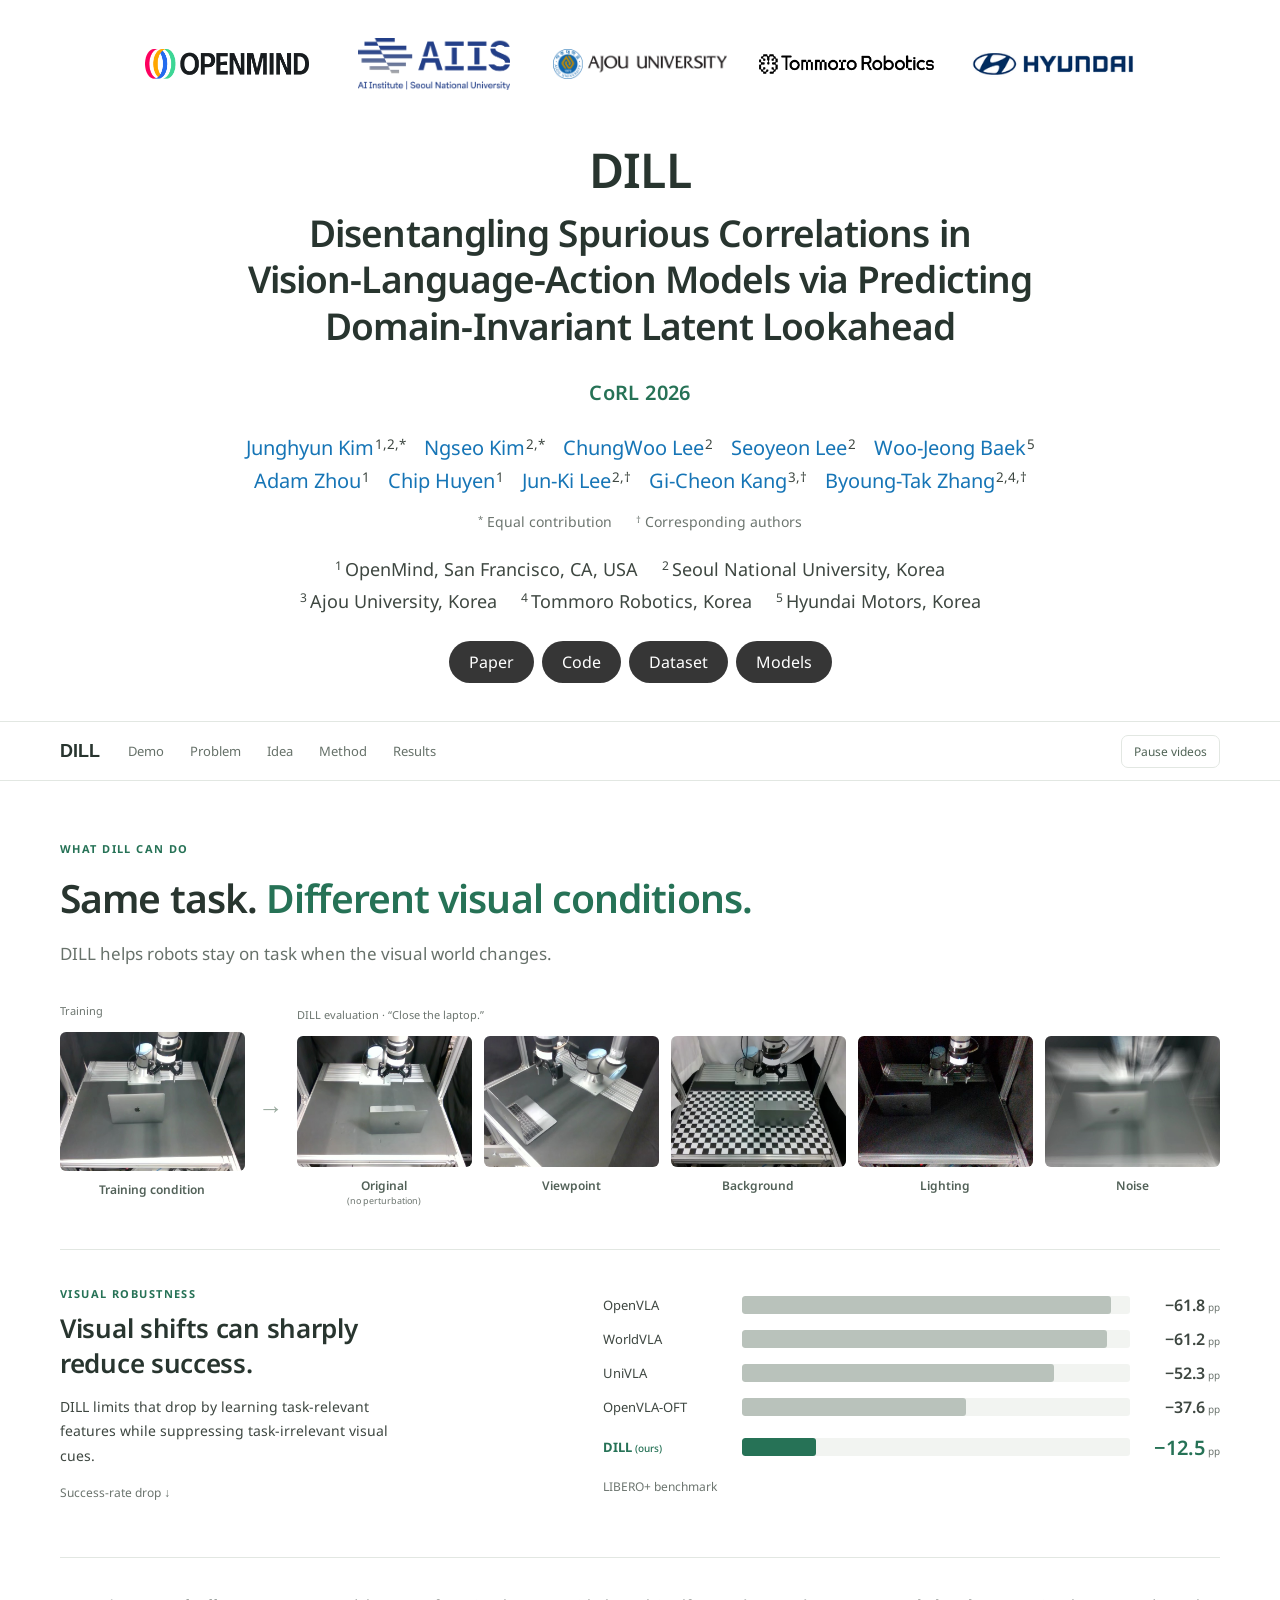
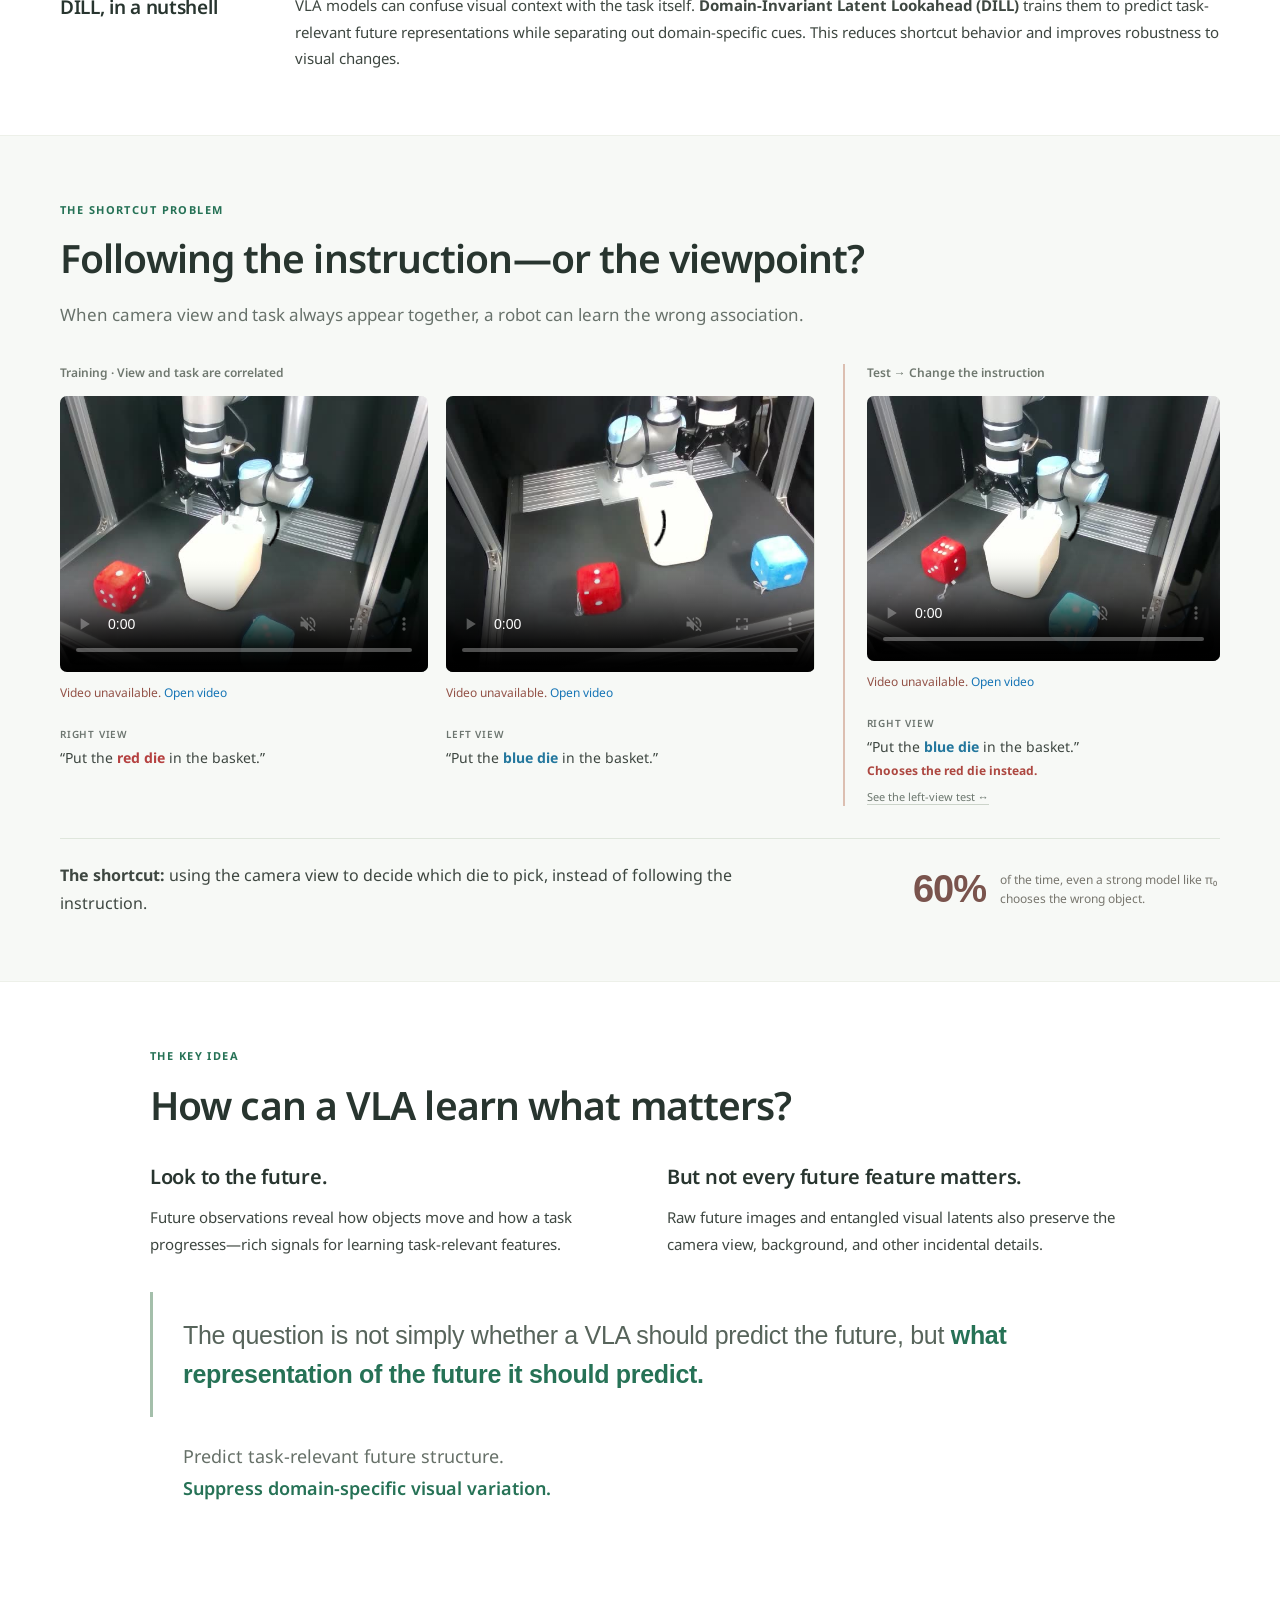
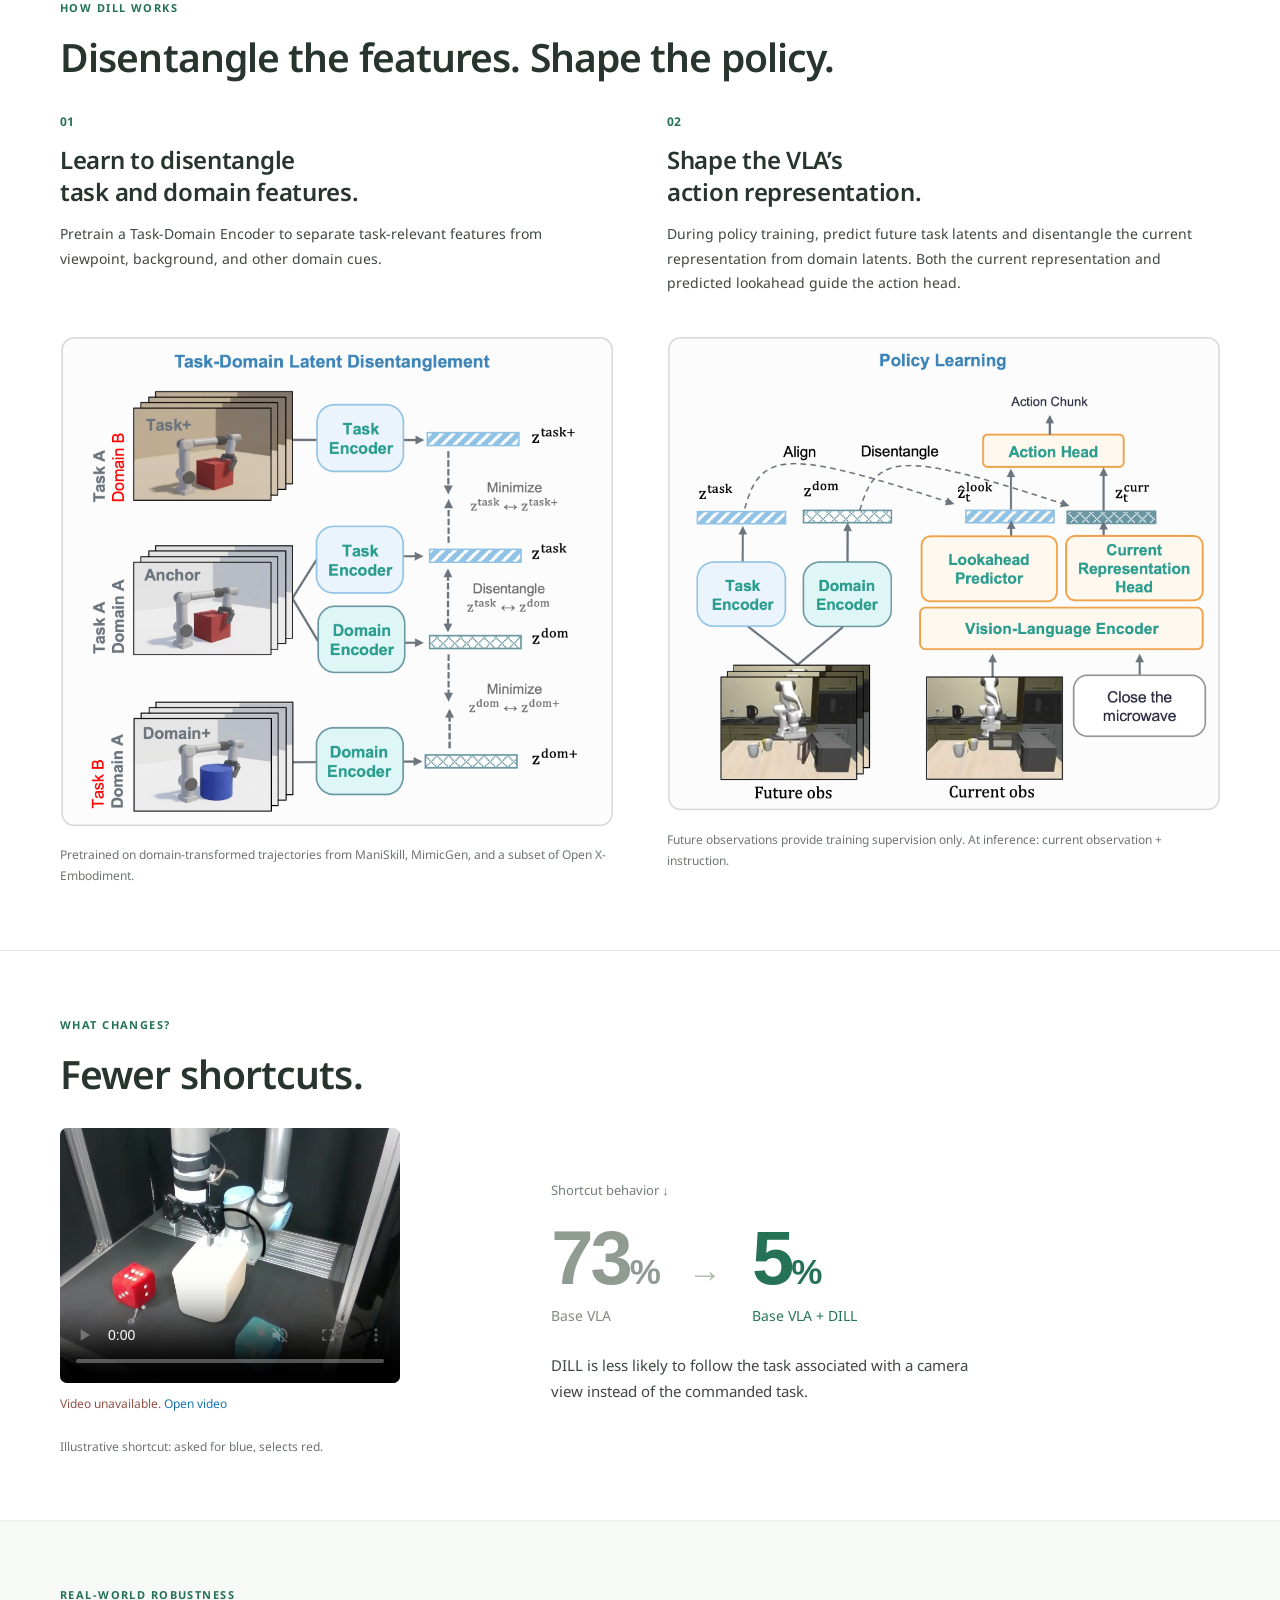
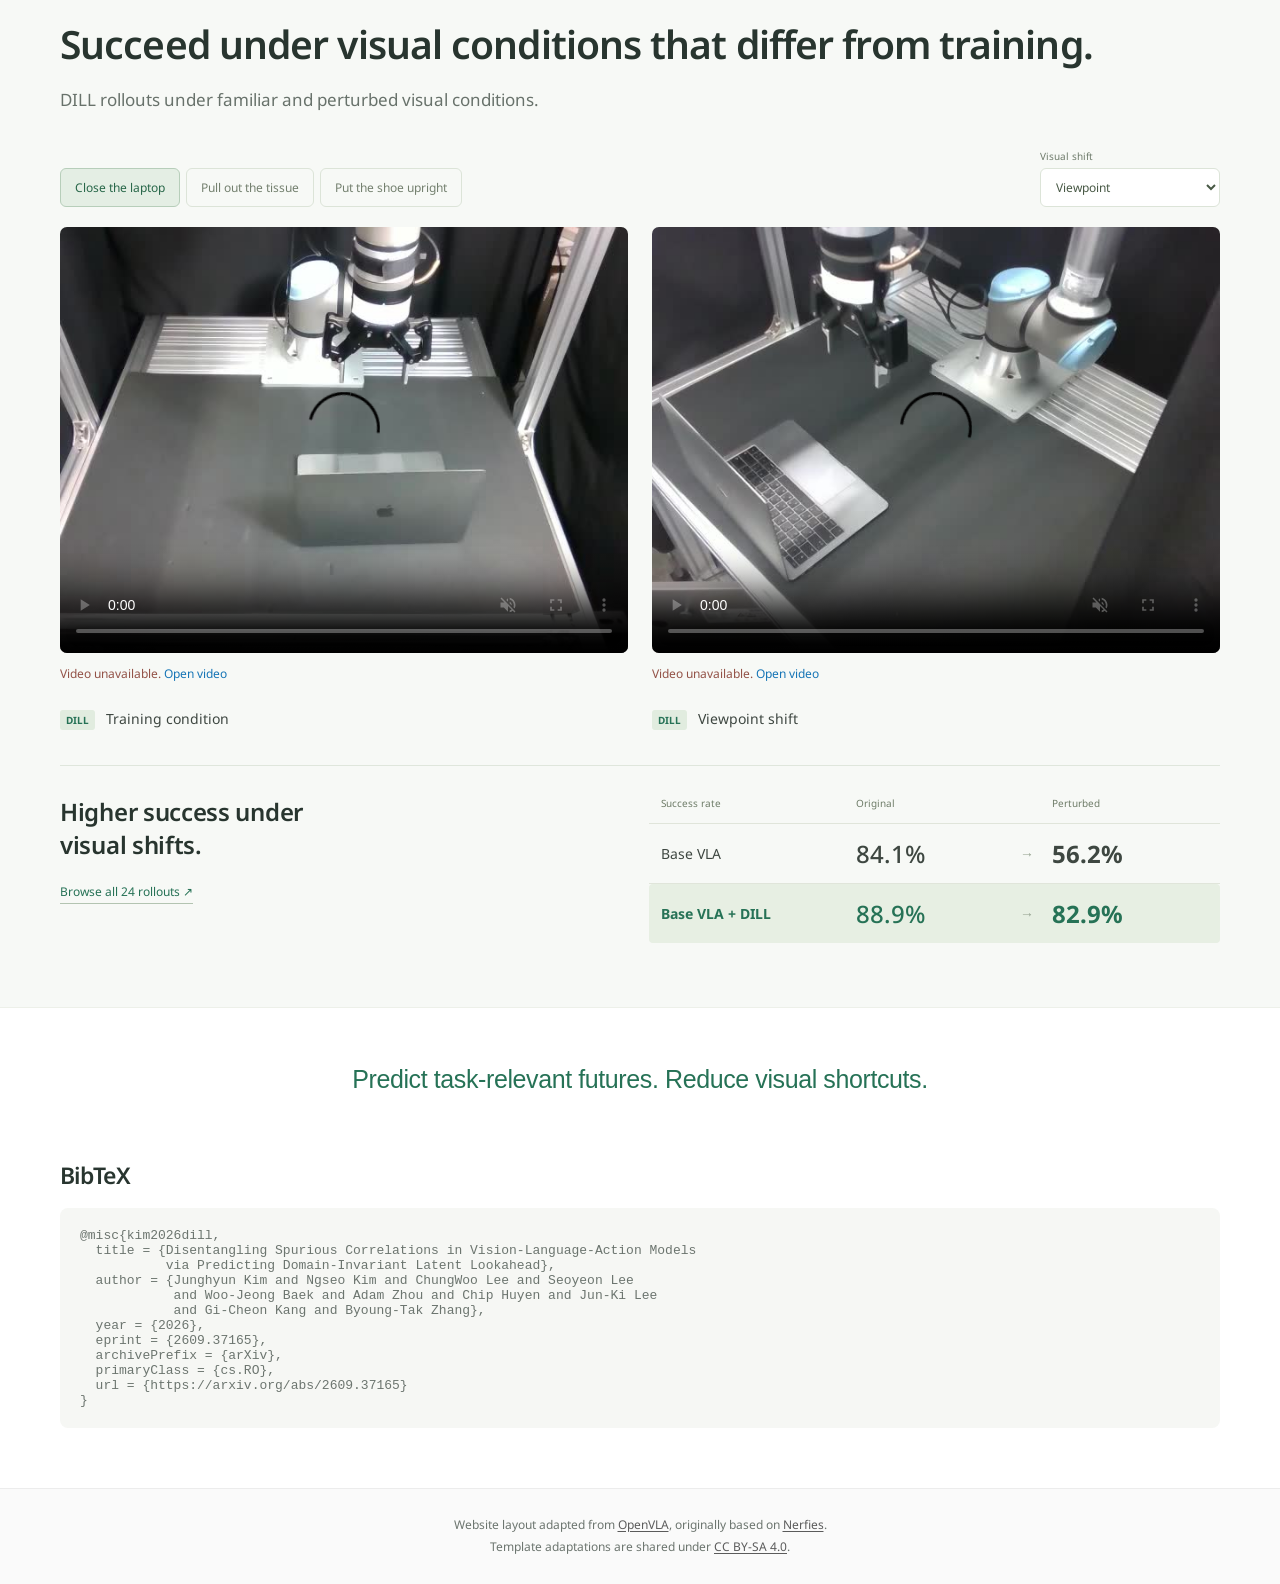
<file: index.html>
<!DOCTYPE html>
<html lang="en">
<head>
  <meta charset="utf-8">
  <meta name="viewport" content="width=device-width, initial-scale=1">
  <title>DILL | Disentangling Spurious Correlations in Vision-Language-Action Models via Predicting Domain-Invariant Latent Lookahead</title>
  <meta name="description" content="DILL learns task-relevant future representations to reduce visual shortcuts and improve robot robustness.">
  <meta property="og:title" content="DILL | Disentangling Spurious Correlations in Vision-Language-Action Models via Predicting Domain-Invariant Latent Lookahead">
  <meta property="og:description" content="DILL learns task-relevant future representations to reduce visual shortcuts and improve robot robustness.">
  <meta property="og:type" content="website">
  <meta name="theme-color" content="#ffffff">
  <!-- Optional online typography. No fonts are bundled; offline viewing uses system fonts. -->
  <link rel="preconnect" href="https://fonts.googleapis.com">
  <link rel="preconnect" href="https://fonts.gstatic.com" crossorigin>
  <link href="https://fonts.googleapis.com/css?family=Google+Sans:400,500,600,700%7CNoto+Sans:400,600,700&amp;display=swap" rel="stylesheet">
  <link rel="stylesheet" href="site.css?v=3">
</head>
<body id="top">
  <a class="skip-link" href="#demo">Skip to research</a>
  <main>
    <header class="publication-header">
      <div class="container">
        <!-- Logos follow affiliation order. OpenMind, AIIS, and Hyundai: author-supplied.
             Ajou: https://www.ajou.ac.kr/kr/intro/ui_signature.do
             Tommoro: https://tommoro.ai/ (official horizontal wordmark). -->
        <ul class="institution-logos" aria-label="Author affiliations">
          <li class="institution-logo institution-logo--openmind"><img src="logo-openmind.png" width="324" height="61" alt="OpenMind"></li>
          <li class="institution-logo institution-logo--aiis"><img src="logo-aiis.png" width="2775" height="939" alt="AI Institute, Seoul National University"></li>
          <li class="institution-logo institution-logo--ajou"><img src="logo-ajou.png" width="374" height="64" alt="Ajou University"></li>
          <li class="institution-logo institution-logo--tommoro"><img src="logo-tommoro.png" width="641" height="72" alt="Tommoro Robotics"></li>
          <li class="institution-logo institution-logo--hyundai"><img src="logo-hyundai.png" width="256" height="256" alt="Hyundai"></li>
        </ul>
        <h1 class="publication-title">
          <span class="project-name">DILL</span>
          <span class="paper-title">
            <span class="title-line">Disentangling Spurious Correlations in</span>
            <span class="title-line">Vision-Language-Action Models via Predicting</span>
            <span class="title-line">Domain-Invariant Latent Lookahead</span>
          </span>
        </h1>
        <p class="publication-venue">CoRL 2026</p>

        <!-- AUTHOR BLOCK: source is the user's 2026-09-07 LaTeX author block. -->
        <div class="publication-authors" aria-label="Authors">
          <div class="author-row">
          <span class="author-block"><a href="https://jhkim-snu.github.io/" target="_blank" rel="noopener noreferrer">Junghyun Kim</a><sup>1,2,*</sup></span>
          <span class="author-block"><a href="https://ngseo.kim/" target="_blank" rel="noopener noreferrer">Ngseo Kim</a><sup>2,*</sup></span>
          <span class="author-block"><a href="https://www.alphaxiv.org/@chungwoo-lee" target="_blank" rel="noopener noreferrer">ChungWoo Lee</a><sup>2</sup></span>
          <span class="author-block"><a href="https://bi.snu.ac.kr/members/seoyeon-lee.html" target="_blank" rel="noopener noreferrer">Seoyeon Lee</a><sup>2</sup></span>
          <span class="author-block"><a href="https://scholar.google.com/citations?user=KlIs05EAAAAJ&amp;hl=en" target="_blank" rel="noopener noreferrer">Woo-Jeong Baek</a><sup>5</sup></span>
        </div>
          <div class="author-row">
          <span class="author-block"><a href="https://www.linkedin.com/in/adamzhou17" target="_blank" rel="noopener noreferrer">Adam Zhou</a><sup>1</sup></span>
          <span class="author-block"><a href="https://huyenchip.com/" target="_blank" rel="noopener noreferrer">Chip Huyen</a><sup>1</sup></span>
          <span class="author-block"><a href="https://junkilee.github.io/" target="_blank" rel="noopener noreferrer">Jun-Ki Lee</a><sup>2,†</sup></span>
          <span class="author-block"><a href="https://heilaboratory.github.io/team/gckang" target="_blank" rel="noopener noreferrer">Gi-Cheon Kang</a><sup>3,†</sup></span>
          <span class="author-block"><a href="https://bi.snu.ac.kr/members/byoung-tak-zhang.html" target="_blank" rel="noopener noreferrer">Byoung-Tak Zhang</a><sup>2,4,†</sup></span>
        </div>
        </div>
        <p class="contribution-note">
          <span><sup>*</sup> Equal contribution</span>
          <span><sup>†</sup> Corresponding authors</span>
        </p>

        <div class="publication-affiliations" aria-label="Affiliations">
          <div class="affiliation-row"><span class="affiliation-block"><sup>1</sup>OpenMind, San Francisco, CA, USA</span><span class="affiliation-block"><sup>2</sup>Seoul National University, Korea</span></div>
          <div class="affiliation-row"><span class="affiliation-block"><sup>3</sup>Ajou University, Korea</span><span class="affiliation-block"><sup>4</sup>Tommoro Robotics, Korea</span><span class="affiliation-block"><sup>5</sup>Hyundai Motors, Korea</span></div>
        </div>

        <!-- Repositories are public; code, dataset, and model files are coming soon. -->
        <nav class="publication-links" aria-label="Project resources">
          <a class="resource-link" href="https://arxiv.org/abs/2609.37165" target="_blank" rel="noopener noreferrer">Paper</a>
          <a class="resource-link" href="https://github.com/DILL-VLA/DILL" target="_blank" rel="noopener noreferrer">Code</a>
          <a class="resource-link" href="https://huggingface.co/datasets/DILL-VLA/DILL-Dataset" target="_blank" rel="noopener noreferrer">Dataset</a>
          <a class="resource-link" href="https://huggingface.co/DILL-VLA/models" target="_blank" rel="noopener noreferrer">Models</a>
        </nav>
      </div>
    </header>

    <nav class="section-nav" aria-label="Explore the research">
      <div class="nav-inner"><a class="nav-brand" href="#top">DILL</a><div class="nav-links"><a href="#demo">Demo</a><a href="#shortcut">Problem</a><a href="#idea">Idea</a><a href="#method">Method</a><a href="#results">Results</a></div><button id="motion-toggle" type="button" aria-label="Pause videos" aria-pressed="false"><span class="motion-icon" aria-hidden="true">Ⅱ</span><span class="motion-label">Pause videos</span></button></div>
    </nav>

    <section id="demo" class="story-section hero-demo">
      <div class="container">
        <p class="eyebrow">What DILL can do</p>
        <h2>Same task. <span class="accent">Different visual conditions.</span></h2>
        <p class="section-intro">DILL helps robots stay on task when the visual world changes.</p>
        <div class="condition-flow" aria-label="Real-world training condition and evaluation conditions">
          <figure class="condition training-condition"><div class="condition-group">Training</div><img src="images/train.jpeg" width="640" height="480" alt="Robot closing a laptop in the training setup"><figcaption>Training condition</figcaption></figure>
          <div class="flow-arrow" aria-hidden="true">→</div>
          <div class="evaluation-conditions"><div class="condition-group">DILL evaluation · “Close the laptop.”</div><div class="condition-grid">
            <figure class="condition"><img src="images/original.png" width="640" height="480" alt="Laptop task with no visual perturbation"><figcaption>Original <small>(no perturbation)</small></figcaption></figure>
            <figure class="condition"><img src="images/viewpoint.jpeg" width="640" height="480" alt="Laptop task from a changed camera viewpoint"><figcaption>Viewpoint</figcaption></figure>
            <figure class="condition"><img src="images/background.jpeg" width="640" height="480" alt="Laptop task with a different background"><figcaption>Background</figcaption></figure>
            <figure class="condition"><img src="images/lightning.jpeg" width="640" height="480" alt="Laptop task under changed lighting"><figcaption>Lighting</figcaption></figure>
            <figure class="condition"><img src="images/noise.jpeg" width="640" height="480" alt="Laptop task with image noise"><figcaption>Noise</figcaption></figure>
          </div></div>
        </div>
        <div class="benchmark-block">
          <div class="benchmark-copy"><p class="eyebrow">Visual robustness</p><h3>Visual shifts can sharply reduce success.</h3><p>DILL limits that drop by learning task-relevant features while suppressing task-irrelevant visual cues.</p><p class="micro">Success-rate drop ↓</p></div>
          <div class="drop-chart" role="img" aria-label="Mean success-rate drop: OpenVLA 61.8 percentage points, WorldVLA 61.2, UniVLA 52.3, OpenVLA-OFT 37.6, DILL 12.5. Lower is better.">
            <div class="drop-row"><span>OpenVLA</span><div class="bar-track"><i style="--bar:95.08%"></i></div><b>−61.8<small> pp</small></b></div>
            <div class="drop-row"><span>WorldVLA</span><div class="bar-track"><i style="--bar:94.15%"></i></div><b>−61.2<small> pp</small></b></div>
            <div class="drop-row"><span>UniVLA</span><div class="bar-track"><i style="--bar:80.46%"></i></div><b>−52.3<small> pp</small></b></div>
            <div class="drop-row"><span>OpenVLA-OFT</span><div class="bar-track"><i style="--bar:57.85%"></i></div><b>−37.6<small> pp</small></b></div>
            <div class="drop-row ours"><span>DILL <small>(ours)</small></span><div class="bar-track"><i style="--bar:19.23%"></i></div><b>−12.5<small> pp</small></b></div>
            <p class="chart-note">LIBERO+ benchmark</p>
          </div>
        </div>
        <div class="overview"><h3>DILL, in a nutshell</h3><p>VLA models can confuse visual context with the task itself. <strong>Domain-Invariant Latent Lookahead (DILL)</strong> trains them to predict task-relevant future representations while separating out domain-specific cues. This reduces shortcut behavior and improves robustness to visual changes.</p></div>
      </div>
    </section>

    <section id="shortcut" class="story-section section-tint">
      <div class="container">
        <p class="eyebrow">The shortcut problem</p><h2>Following the instruction—or the viewpoint?</h2>
        <p class="section-intro">When camera view and task always appear together, a robot can learn the wrong association.</p>
        <div class="shortcut-layout">
          <div class="training-examples"><h3 class="panel-label">Training · View and task are correlated</h3><div class="training-pair">
            <figure class="video-card"><video controls muted loop playsinline preload="none" width="640" height="480" poster="images/poster-shortcut-red-train.jpg" src="videos/shortcut/put the red die in the basket - train (right view).mp4" aria-label="Training: right view, put the red die in the basket"></video><figcaption><span class="video-kicker">Right view</span><span>“Put the <strong class="red-word">red die</strong> in the basket.”</span></figcaption></figure>
            <figure class="video-card"><video controls muted loop playsinline preload="none" width="640" height="480" poster="images/poster-shortcut-blue-train.jpg" src="videos/shortcut/put the blue die in the basket - train (left view).mp4" aria-label="Training: left view, put the blue die in the basket"></video><figcaption><span class="video-kicker">Left view</span><span>“Put the <strong class="blue-word">blue die</strong> in the basket.”</span></figcaption></figure>
          </div></div>
          <div class="test-example"><h3 class="panel-label">Test → Change the instruction</h3><figure class="video-card failure-card"><video id="shortcut-test" controls muted loop playsinline preload="none" width="640" height="480" poster="images/poster-shortcut-blue-fail.jpg" src="videos/shortcut/put the blue die in the basket - CTF test (fail).mp4" aria-label="Test: right view, asked for the blue die, chooses the red die"></video><figcaption><span id="shortcut-view" class="video-kicker">Right view</span><span id="shortcut-instruction">“Put the <strong class="blue-word">blue die</strong> in the basket.”</span><strong id="shortcut-outcome" aria-live="polite" class="failure-label">Chooses the red die instead.</strong></figcaption></figure><button class="text-button" id="reverse-shortcut" type="button">See the left-view test ↔</button></div>
        </div>
        <div class="shortcut-takeaway"><p><strong>The shortcut:</strong> using the camera view to decide which die to pick, instead of following the instruction.</p><div class="pi-stat"><strong>60%</strong><span>of the time, even a strong model like π₀ chooses the wrong object.</span></div></div>
      </div>
    </section>

    <section id="idea" class="story-section">
      <div class="container idea-container"><p class="eyebrow">The key idea</p><h2>How can a VLA learn what matters?</h2>
        <div class="future-reasoning"><div><h3>Look to the future.</h3><p>Future observations reveal how objects move and how a task progresses—rich signals for learning task-relevant features.</p></div><div><h3>But not every future feature matters.</h3><p>Raw future images and entangled visual latents also preserve the camera view, background, and other incidental details.</p></div></div>
        <blockquote>The question is not simply whether a VLA should predict the future, but <strong>what representation of the future it should predict.</strong></blockquote>
        <p class="idea-answer">Predict task-relevant future structure.<br><strong>Suppress domain-specific visual variation.</strong></p>
      </div>
    </section>

    <section id="method" class="story-section method-section">
      <div class="container"><p class="eyebrow">How DILL works</p><h2>Disentangle the features. Shape the policy.</h2>
        <div class="method-grid">
          <article class="method-step"><span class="step-number">01</span><h3>Learn to disentangle<br> task and domain features.</h3><p>Pretrain a Task-Domain Encoder to separate task-relevant features from viewpoint, background, and other domain cues.</p><figure class="method-figure"><img src="figures/task-domain%20encoder%20training.png" alt="Task and domain encoders separate trajectory information from visual conditions using paired training examples" width="1718" height="1526" loading="lazy"></figure><p class="micro">Pretrained on domain-transformed trajectories from ManiSkill, MimicGen, and a subset of Open X-Embodiment.</p></article>
          <article class="method-step"><span class="step-number">02</span><h3>Shape the VLA’s<br> action representation.</h3><p>During policy training, predict future task latents and disentangle the current representation from domain latents. Both the current representation and predicted lookahead guide the action head.</p><figure class="method-figure"><img src="figures/policy%20training.png" alt="During policy training, future task latents supervise lookahead prediction and domain latents regularize the current representation; both policy representations feed the action head" width="1778" height="1530" loading="lazy"></figure><p class="micro">Future observations provide training supervision only. At inference: current observation + instruction.</p></article>
        </div>
      </div>
    </section>

    <section id="results" class="story-section shortcut-results">
      <div class="container"><p class="eyebrow">What changes?</p><h2>Fewer shortcuts.</h2><div class="shortcut-result-grid">
        <figure class="video-card result-video"><video controls muted loop playsinline preload="none" width="640" height="480" poster="images/poster-shortcut-blue-fail.jpg" src="videos/shortcut/put the blue die in the basket - CTF test (fail).mp4" aria-label="Illustration of shortcut behavior: asked for the blue die, selects the red die"></video><figcaption>Illustrative shortcut: asked for blue, selects red.</figcaption></figure>
        <div class="shortcut-metric"><p class="metric-label">Shortcut behavior ↓</p><div class="number-comparison"><div><strong>73<span>%</span></strong><span>Base VLA</span></div><span class="metric-arrow" aria-hidden="true">→</span><div class="metric-ours"><strong>5<span>%</span></strong><span>Base VLA + DILL</span></div></div><p>DILL is less likely to follow the task associated with a camera view instead of the commanded task.</p></div>
      </div></div>
    </section>

    <section id="real-world" class="story-section section-tint">
      <div class="container"><p class="eyebrow">Real-world robustness</p><h2>Succeed under visual conditions that differ from training.</h2><p class="section-intro">DILL rollouts under familiar and perturbed visual conditions.</p>
        <div class="demo-toolbar"><div class="task-buttons" role="group" aria-label="Choose a robot task"><button type="button" data-task="close-the-laptop" aria-pressed="true">Close the laptop</button><button type="button" data-task="pull-out-the-tissue" aria-pressed="false">Pull out the tissue</button><button type="button" data-task="put-the-shoe-upright" aria-pressed="false">Put the shoe upright</button></div><label class="condition-picker">Visual shift <select id="robust-condition"><option value="viewpoint">Viewpoint</option><option value="background">Background</option><option value="lightning">Lighting</option><option value="dynamic-background">Dynamic background</option><option value="foreground-clutter">Foreground clutter</option><option value="noise4">Noise 4</option><option value="noise5">Noise 5</option></select></label></div>
        <div class="robustness-pair">
          <figure class="video-card"><video id="robust-train" controls muted loop playsinline preload="none" width="640" height="480" poster="images/poster-close-the-laptop--train.jpg" src="videos/robustness/close-the-laptop--train.mp4" aria-label="DILL closes the laptop in the training condition"></video><figcaption><span class="model-tag">DILL</span> Training condition</figcaption></figure>
          <figure class="video-card"><video id="robust-shift" controls muted loop playsinline preload="none" width="640" height="480" poster="images/poster-close-the-laptop--viewpoint.jpg" src="videos/robustness/close-the-laptop--viewpoint.mp4" aria-label="DILL closes the laptop under a viewpoint shift"></video><figcaption><span class="model-tag">DILL</span> <span id="robust-label" aria-live="polite">Viewpoint shift</span></figcaption></figure>
        </div>
        <div class="real-result"><div><h3>Higher success under visual shifts.</h3><a class="text-link" href="videos/robustness/">Browse all 24 rollouts ↗</a></div><div class="success-table" role="table" aria-label="Real-world success rates">
          <div class="success-row table-head" role="row"><span role="columnheader">Success rate</span><span role="columnheader">Original</span><span aria-hidden="true"></span><span role="columnheader">Perturbed</span></div>
          <div class="success-row" role="row"><span role="rowheader">Base VLA</span><strong role="cell">84.1%</strong><span aria-hidden="true">→</span><strong role="cell">56.2%</strong></div>
          <div class="success-row success-ours" role="row"><span role="rowheader">Base VLA + DILL</span><strong role="cell">88.9%</strong><span aria-hidden="true">→</span><strong role="cell">82.9%</strong></div>
        </div></div>
      </div>
    </section>

    <section id="bibtex" class="story-section citation-section"><div class="container"><p class="closing-line">Predict task-relevant futures. Reduce visual shortcuts.</p><h2>BibTeX</h2><pre class="bibtex-placeholder"><code>@misc{kim2026dill,
  title = {Disentangling Spurious Correlations in Vision-Language-Action Models
           via Predicting Domain-Invariant Latent Lookahead},
  author = {Junghyun Kim and Ngseo Kim and ChungWoo Lee and Seoyeon Lee
            and Woo-Jeong Baek and Adam Zhou and Chip Huyen and Jun-Ki Lee
            and Gi-Cheon Kang and Byoung-Tak Zhang},
  year = {2026},
  eprint = {2609.37165},
  archivePrefix = {arXiv},
  primaryClass = {cs.RO},
  url = {https://arxiv.org/abs/2609.37165}
}</code></pre></div></section>
  </main>

  <footer class="footer">
    <p>Website layout adapted from <a href="https://openvla.github.io/" target="_blank" rel="noopener noreferrer">OpenVLA</a>,
      originally based on <a href="https://nerfies.github.io/" target="_blank" rel="noopener noreferrer">Nerfies</a>.</p>
    <p>Template adaptations are shared under <a href="https://creativecommons.org/licenses/by-sa/4.0/" target="_blank" rel="noopener noreferrer">CC BY-SA 4.0</a>.</p>
  </footer>
  <script src="site.js?v=2" defer></script>
</body>
</html>
</file>
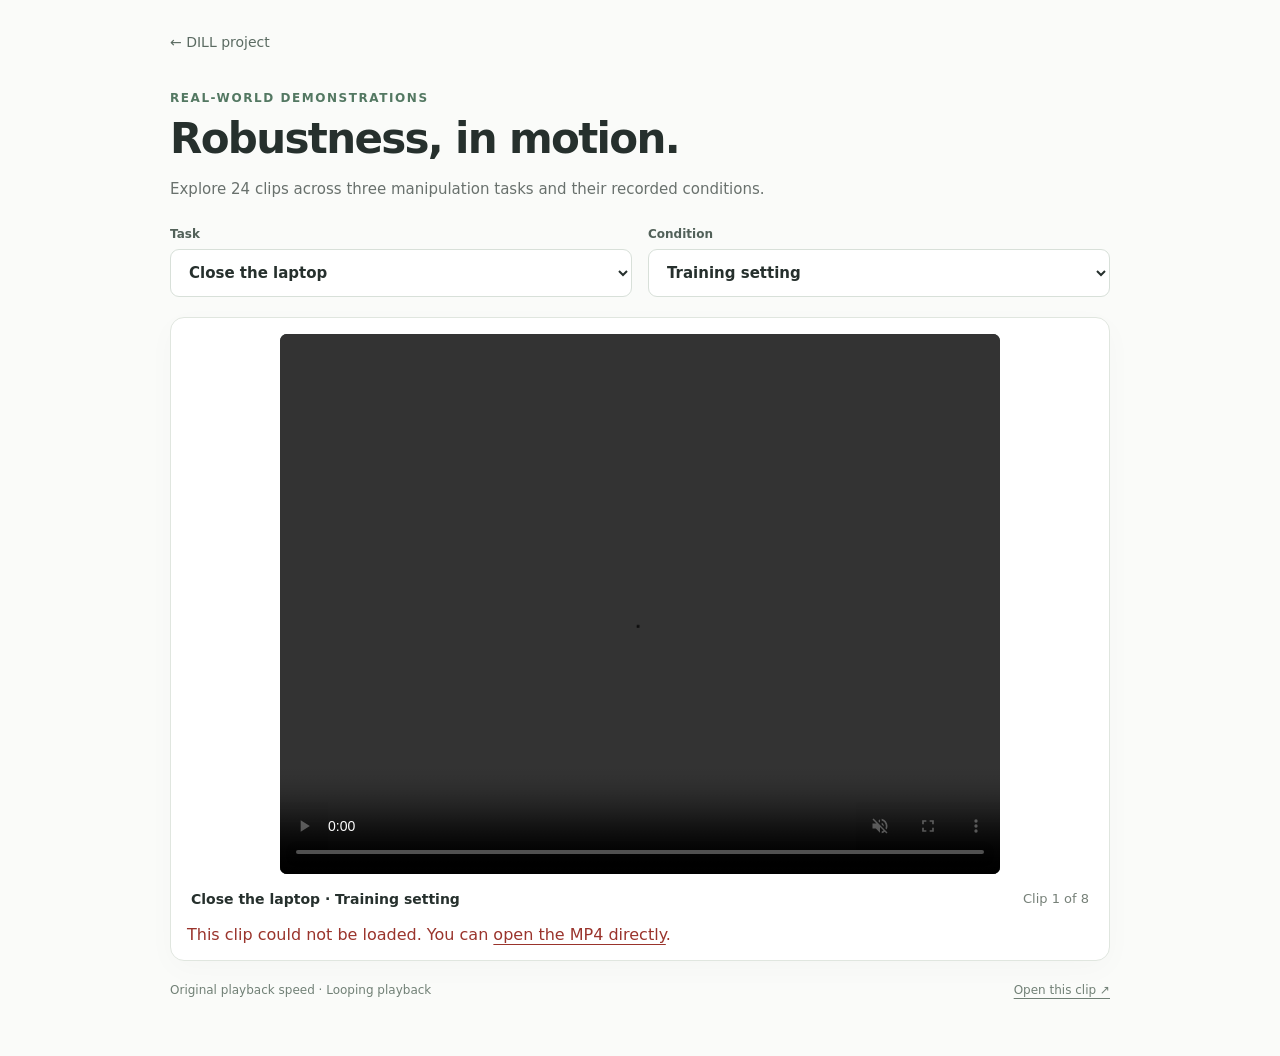
<file: videos/robustness/index.html>
<!doctype html>
<html lang="en">
<head>
  <meta charset="utf-8">
  <meta name="viewport" content="width=device-width, initial-scale=1">
  <title>Real-world robustness demos | DILL</title>
  <meta name="description" content="Browse 24 real-world demonstration clips across three manipulation tasks.">
  <style>
    :root { color-scheme: light; font-family: system-ui, -apple-system, BlinkMacSystemFont, "Segoe UI", sans-serif; color: #26302d; background: #fafbf9; }
    * { box-sizing: border-box; }
    body { margin: 0; }
    main { width: min(940px, calc(100% - 40px)); margin: 0 auto; padding: 32px 0 56px; }
    a { color: inherit; text-underline-offset: 4px; }
    .back { font-size: 14px; text-decoration: none; color: #5b6b62; }
    .eyebrow { margin: 40px 0 10px; color: #537862; text-transform: uppercase; letter-spacing: .13em; font-size: 12px; font-weight: 650; }
    h1 { margin: 0; font-size: clamp(28px, 5vw, 42px); letter-spacing: -.04em; line-height: 1.15; }
    .intro { margin: 14px 0 26px; color: #69716d; line-height: 1.6; font-size: 15px; }
    .picker { display: grid; grid-template-columns: 1fr 1fr; gap: 16px; margin: 0 0 20px; }
    label { display: grid; gap: 8px; color: #526159; font-size: 12px; font-weight: 600; }
    select { min-width: 0; width: 100%; padding: 13px 40px 13px 14px; border: 1px solid #d8e0d9; border-radius: 9px; background: white; font: inherit; font-size: 15px; color: #26302d; }
    select:focus-visible, a:focus-visible { outline: 3px solid #629a77; outline-offset: 3px; }
    figure { margin: 0; padding: 16px; background: white; border: 1px solid #e0e6df; border-radius: 14px; box-shadow: 0 8px 30px #283a2c06; }
    video { display: block; width: min(100%, 720px); height: auto; aspect-ratio: 4/3; margin: auto; border-radius: 7px; background: #17201b; }
    figcaption { display: flex; flex-wrap: wrap; justify-content: space-between; gap: 8px 20px; padding: 17px 4px 2px; font-size: 14px; }
    .count { color: #768078; font-size: 13px; }
    .foot { display: flex; flex-wrap: wrap; justify-content: space-between; gap: 12px; margin: 20px 0 0; color: #718076; font-size: 12px; line-height: 1.6; }
    #error { color: #9a342c; margin-bottom: 0; }
    @media (max-width: 540px) { main { width: calc(100% - 28px); padding-top: 24px; } .eyebrow { margin-top: 28px; } .picker { grid-template-columns: 1fr; gap: 12px; } figure { padding: 10px; } }
  </style>
</head>
<body>
<main>
  <a class="back" href="../../">← DILL project</a>
  <p class="eyebrow">Real-world demonstrations</p>
  <h1>Robustness, in motion.</h1>
  <p class="intro">Explore 24 clips across three manipulation tasks and their recorded conditions.</p>
  <div class="picker">
    <label>Task<select id="task">
      <option value="close-the-laptop">Close the laptop</option>
      <option value="pull-out-the-tissue">Pull out the tissue</option>
      <option value="put-the-shoe-upright">Put the shoe upright</option>
    </select></label>
    <label>Condition<select id="condition"></select></label>
  </div>
  <figure>
    <video id="demo" width="640" height="480" controls muted loop playsinline preload="metadata" aria-label="Real-world demonstration"></video>
    <figcaption><strong id="caption"></strong><span class="count" id="position"></span></figcaption>
    <p id="error" role="alert" hidden>This clip could not be loaded. You can <a id="fallback" href="#">open the MP4 directly</a>.</p>
  </figure>
  <div class="foot"><span>Original playback speed · Looping playback</span><a id="direct" href="#">Open this clip ↗</a></div>
  <noscript><p>Enable JavaScript to browse the clips, or <a href="https://github.com/DILL-VLA/dill-vla.github.io/tree/main/videos/robustness">view all video files</a>.</p></noscript>
</main>
<script>
  const task = document.getElementById('task');
  const condition = document.getElementById('condition');
  const video = document.getElementById('demo');
  const shared = [['train','Training setting'],['background','Background'],['dynamic-background','Dynamic background'],['foreground-clutter','Foreground clutter'],['lightning','Lighting'],['viewpoint','Viewpoint']];
  const noise = {'close-the-laptop': [['noise4','Noise 4'],['noise5','Noise 5']], 'pull-out-the-tissue': [['noise3','Noise 3'],['noise4','Noise 4']], 'put-the-shoe-upright': [['noise1','Noise 1'],['noise2','Noise 2']]};
  const reducedMotion = window.matchMedia('(prefers-reduced-motion: reduce)');
  video.muted = true;
  function showClip() {
    const path = task.value + '--' + condition.value + '.mp4';
    document.getElementById('error').hidden = true;
    video.pause();
    video.autoplay = !reducedMotion.matches;
    video.src = path;
    const caption = task.selectedOptions[0].text + ' · ' + condition.selectedOptions[0].text;
    video.setAttribute('aria-label', caption);
    document.getElementById('caption').textContent = caption;
    document.getElementById('position').textContent = 'Clip ' + (condition.selectedIndex + 1) + ' of 8';
    document.getElementById('direct').href = path;
    document.getElementById('fallback').href = path;
    video.load();
  }
  function showTask() {
    const previous = condition.value;
    condition.replaceChildren(...shared.concat(noise[task.value]).map(([value,label]) => new Option(label,value)));
    if ([...condition.options].some(option => option.value === previous)) condition.value = previous;
    showClip();
  }
  task.addEventListener('change', showTask);
  condition.addEventListener('change', showClip);
  video.addEventListener('error', () => { document.getElementById('error').hidden = false; });
  showTask();
</script>
</body>
</html>
</file>
<file: site.css>
/* Header layout adapted from OpenVLA / Nerfies (CC BY-SA 4.0).
       This starter removes original research content, scripts and assets. */
    :root {
      color-scheme: light;
      --ink: #363636;
      --body: #4a4a4a;
      --link: #1675b6;
      --muted: #717171;
      --rule: #ececec;
    }
    * { box-sizing: border-box; }
    html { background: #fff; }
    body {
      margin: 0;
      color: var(--body);
      background: #fff;
      font-family: 'Noto Sans', Arial, sans-serif;
      -webkit-font-smoothing: antialiased;
    }
    a { color: var(--link); text-decoration: none; }
    a:hover { text-decoration: underline; }
    a:focus-visible { outline: 2px solid var(--link); outline-offset: 4px; border-radius: 2px; }
    main { min-height: calc(100svh - 106px); }
    .container { width: min(1100px, calc(100% - 48px)); margin-inline: auto; }
    .publication-header { padding: 32px 0 48px; text-align: center; }
    .institution-logos {
      display: flex;
      align-items: center;
      justify-content: center;
      gap: 32px;
      max-width: 1000px;
      margin: 0 auto 46px;
      padding: 0;
      list-style: none;
    }
    .institution-logo {
      flex: 1 1 0;
      min-width: 0;
      height: 64px;
      display: flex;
      align-items: center;
      justify-content: center;
      overflow: hidden;
    }
    .institution-logo img { display: block; width: 100%; height: auto; }
    .institution-logo--openmind img { max-width: 164px; }
    .institution-logo--aiis img { max-width: 152px; }
    .institution-logo--ajou img { max-width: 184px; }
    .institution-logo--tommoro img { max-width: 184px; filter: brightness(0); }
    /* Preserve the supplied Hyundai image; compensate for its built-in white margin. */
    .institution-logo--hyundai img { width: 123%; max-width: 202px; flex-shrink: 0; }
    .publication-title {
      margin: 0 0 30px;
      color: var(--ink);
      font-family: 'Google Sans', 'Noto Sans', Arial, sans-serif;
      font-weight: 600;
      letter-spacing: -0.9px;
    }
    .project-name { display: block; font-size: 48px; line-height: 1.18; margin-bottom: 11px; }
    .paper-title { display: block; font-size: 37px; line-height: 1.26; }
    .title-line { display: block; }
    .publication-venue { margin: 0 0 24px; color: var(--green); font: 600 20px/1.4 'Google Sans', 'Noto Sans', Arial, sans-serif; letter-spacing: .02em; }
    .publication-authors {
      font-family: 'Google Sans', 'Noto Sans', Arial, sans-serif;
      font-size: 20px;
      line-height: 1.65;
    }
    .author-row { display: flex; flex-wrap: wrap; justify-content: center; column-gap: 18px; }
    .author-block { display: inline-block; white-space: nowrap; }
    sup { position: relative; vertical-align: baseline; top: -0.48em; font-size: 0.67em; line-height: 0; }
    .author-block sup { margin-left: 1px; }
    .author-name { color: var(--body); }
    .contribution-note {
      margin: 13px 0 20px;
      font-family: 'Google Sans', 'Noto Sans', Arial, sans-serif;
      font-size: 14px;
      color: var(--muted);
      line-height: 1.7;
    }
    .contribution-note span { display: inline-block; margin: 0 10px; }
    .publication-affiliations {
      font-family: 'Google Sans', 'Noto Sans', Arial, sans-serif;
      font-size: 18px;
      line-height: 1.75;
    }
    .affiliation-row { display: flex; flex-wrap: wrap; justify-content: center; column-gap: 24px; }
    .affiliation-block { display: inline-block; }
    .affiliation-block sup { margin-right: 3px; }
    .project-placeholder { text-align: center; padding: 23px 0 90px; }
    .placeholder-rule { width: 64px; border: 0; border-top: 1px solid #d8d8d8; margin: 0 auto 23px; }
    .project-placeholder p { margin: 0; color: var(--muted); font-size: 15px; line-height: 1.7; }
    .footer {
      border-top: 1px solid var(--rule);
      padding: 25px 24px;
      color: var(--muted);
      background: #fafafa;
      text-align: center;
      font-size: 12px;
      line-height: 1.9;
    }
    .footer p { margin: 0; }
    .footer a { color: #5b5b5b; text-decoration: underline; text-underline-offset: 2px; }
    /* Ready for later content; no unfinished research claims are displayed. */
    .section { padding: 48px 0; }
    .section-title { color: var(--ink); font-size: 30px; line-height: 1.25; margin: 0 0 24px; }
    .research-content { max-width: 960px; margin-inline: auto; line-height: 1.75; }
    .research-content img, .research-content video { display: block; width: 100%; height: auto; }
    .publication-links { display: flex; flex-wrap: wrap; justify-content: center; gap: 8px; margin-top: 24px; }
    .resource-link { background: #363636; color: #fff; border-radius: 999px; padding: 10px 20px; font-size: 16px; }
    .resource-link:hover { background: #252525; text-decoration: none; }
    .resource-note { font-size: 0.85em; opacity: 0.85; }
    .bibtex-placeholder { margin: 0; padding: 24px; border-radius: 8px; background: #f5f5f5; color: var(--muted); font-size: 15px; overflow-x: auto; }
    [hidden] { display: none !important; }
    @media (max-width: 1000px) {
      .institution-logos { gap: 24px; }
      .container { width: min(960px, calc(100% - 40px)); }
      .paper-title { font-size: 32px; }
      .publication-authors { font-size: 18px; }
      .author-row { column-gap: 15px; }
      .publication-affiliations { font-size: 17px; }
    }
    @media (max-width: 700px) {
      .container { width: calc(100% - 32px); }
      .publication-header { padding: 24px 0 35px; }
      .institution-logos { flex-wrap: wrap; gap: 14px 22px; max-width: 520px; margin-bottom: 32px; }
      .institution-logo { flex: 0 1 calc((100% - 44px) / 3); height: 48px; }
      .publication-title { letter-spacing: -0.5px; margin-bottom: 25px; }
      .project-name { font-size: 42px; margin-bottom: 14px; }
      .paper-title { font-size: clamp(25px, 4.8vw, 32px); line-height: 1.3; }
      .title-line { display: inline; }
      .publication-venue { font-size: 18px; margin-bottom: 22px; }
      .publication-authors { font-size: 17px; line-height: 1.95; }
      .author-row { display: contents; }
      .author-block { margin: 0 6px; }
      .contribution-note { font-size: 12px; margin: 16px 0 19px; }
      .contribution-note span { margin: 0 6px; }
      .publication-affiliations { font-size: 15px; line-height: 1.85; }
      .affiliation-row { column-gap: 16px; }
      .project-placeholder { padding: 22px 0 64px; }
      .footer { font-size: 11px; padding: 20px 18px; }
    }
    @media print {
      .publication-header { padding-top: 20px; }
      main { min-height: 0; }
      .project-placeholder { padding-bottom: 30px; }
      .footer { background: #fff; }
    }

  /* DILL research story */
:root { --green: #267256; --green-light: #edf5ef; --ink: #28352f; --muted: #6c756f; --line: #e2e7e2; }
html { scroll-behavior: smooth; scroll-padding-top: 58px; }
body { color: #3e4741; }
.container { width: min(1160px, calc(100% - 64px)); }
.publication-header { padding-bottom: 38px; }
.section-nav { position: sticky; top: 0; z-index: 10; background: #fffffff5; border-top: 1px solid var(--line); border-bottom: 1px solid var(--line); backdrop-filter: blur(10px); }
.nav-inner { width: min(1160px, calc(100% - 64px)); margin: auto; display: flex; align-items: center; gap: 28px; height: 58px; }
.nav-brand { color: var(--ink); font: 700 18px 'Google Sans',sans-serif; }
.nav-links { display: flex; gap: 26px; flex: 1; }
.nav-links a { color: #667169; font-size: 13px; }
.nav-links a:hover { color: var(--green); text-decoration: none; }
button, select { font: inherit; }
button { cursor: pointer; }
button:focus-visible, select:focus-visible { outline: 3px solid #52a582; outline-offset: 4px; }
#motion-toggle { background: none; border: 1px solid var(--line); border-radius: 7px; padding: 7px 12px; font-size: 12px; color: #506456; white-space: nowrap; }
.skip-link { position: absolute; left: 16px; top: -100px; z-index: 50; padding: 10px; background: white; }
.skip-link:focus { top: 10px; }
.story-section { padding: 64px 0; scroll-margin-top: 0; }
.story-section h2 { font: 600 clamp(28px, 3.3vw, 39px)/1.2 'Google Sans','Noto Sans',sans-serif; letter-spacing: -.9px; color: var(--ink); margin: 0 0 18px; }
.story-section h3 { color: var(--ink); font: 600 23px/1.35 'Google Sans','Noto Sans',sans-serif; margin: 0 0 14px; letter-spacing: -.3px; }
.story-section p { line-height: 1.75; }
.eyebrow { color: var(--green); font-size: 11px; font-weight: 700; letter-spacing: .13em; text-transform: uppercase; margin: 0 0 16px; }
.accent { color: var(--green); }
.section-intro { font-size: 17px; margin: 0 0 34px; max-width: 820px; color: #68726b; }
.micro, .chart-note { font-size: 12px; color: var(--muted); line-height: 1.6; }
.hero-demo { padding-top: 58px; }
.condition-flow { display: grid; grid-template-columns: 1fr 28px 5fr; gap: 12px; align-items: center; }
.condition { margin: 0; min-width: 0; }
.condition img { display: block; width: 100%; height: auto; aspect-ratio: 4/3; border-radius: 6px; object-fit: contain; background: #f1f3f0; }
.condition figcaption { font-size: 12px; color: #526158; padding-top: 10px; text-align: center; font-weight: 600; }
.condition-group { font-size: 11px; color: var(--muted); margin-bottom: 12px; min-height: 17px; }
.evaluation-conditions { min-width: 0; }
.condition-grid { display: grid; grid-template-columns: repeat(5,minmax(0,1fr)); gap: 12px; }
.flow-arrow { color: #99aa9e; font-size: 25px; text-align: center; }
.benchmark-block { display: grid; grid-template-columns: .9fr 1.2fr; gap: 80px; margin: 38px 0 0; padding-top: 34px; border-top: 1px solid var(--line); }
.benchmark-copy h3 { max-width: 330px; font-size: 26px; }
.benchmark-copy>p:not(.eyebrow):not(.micro) { font-size: 14px; max-width: 335px; }
.benchmark-copy .eyebrow { margin-bottom: 8px; }
.drop-chart { padding-top: 10px; }
.drop-row { display: grid; grid-template-columns: 125px 1fr 76px; align-items: center; gap: 14px; margin-bottom: 12px; font-size: 13px; }
.bar-track { height: 18px; background: #f2f4f1; border-radius: 3px; overflow: hidden; }
.bar-track i { display: block; height: 100%; width: var(--bar); background: #b9c2bb; border-radius: 3px; }
.drop-row b { font-variant-numeric: tabular-nums; font-size: 16px; text-align: right; font-weight: 600; }
.drop-row.ours { color: var(--green); font-weight: 700; margin-top: 16px; }
.ours .bar-track i { background: var(--green); }
.ours b { font-size: 20px; }
.drop-row small { font-size: 10px; font-weight: 500; }
.chart-note { margin: 15px 0 0; }
.overview { display: grid; grid-template-columns: 200px 1fr; gap: 35px; margin-top: 42px; border-top: 1px solid var(--line); padding-top: 34px; }
.overview h3 { font-size: 19px; margin: 3px 0 0; }
.overview p { margin: 0; font-size: 15px; }
.section-tint { background: #f7f9f6; border-block: 1px solid #edf0e9; }
.shortcut-layout { display: grid; grid-template-columns: 2fr 1fr; gap: 28px; }
.training-pair { display: grid; grid-template-columns: 1fr 1fr; gap: 18px; }
.story-section .panel-label { font: 600 12px/1.5 'Noto Sans',sans-serif; letter-spacing: 0; margin-bottom: 14px; color: #6f786f; }
.video-card { margin: 0; min-width: 0; }
.video-card video { display: block; width: 100%; height: auto; aspect-ratio: 4/3; background: #e2e7df; border-radius: 7px; }
.video-card figcaption { padding: 13px 0 0; font-size: 14px; line-height: 1.65; }
.video-card figcaption>span:not(.model-tag) { display: block; }
.video-kicker { color: var(--muted); text-transform: uppercase; font-size: 10px; font-weight: 600; letter-spacing: .08em; margin-bottom: 3px; }
.red-word { color: #b54140; }
.blue-word { color: #23779d; }
.failure-label { font-size: 12px; color: #ad4841; display: block; margin-top: 3px; }
.text-button { color: #6c776e; border: 0; padding: 0; border-bottom: 1px solid #ccd4ca; background: transparent; margin-top: 9px; font-size: 11px; }
.shortcut-takeaway { display: flex; align-items: center; gap: 48px; margin-top: 32px; border-top: 1px solid #dfe6dc; padding-top: 22px; }
.shortcut-takeaway p { margin: 0; max-width: 730px; font-size: 16px; }
.pi-stat { display: flex; align-items: center; gap: 14px; margin-left: auto; flex-shrink: 0; }
.pi-stat strong { color: #7a544d; font: 600 38px/1 'Google Sans',sans-serif; letter-spacing: -1px; }
.pi-stat span { max-width: 220px; font-size: 12px; color: #78766e; line-height: 1.6; }
.idea-container { max-width: 980px; }
.future-reasoning { display: grid; grid-template-columns: 1fr 1fr; gap: 54px; margin: 35px 0; }
.future-reasoning h3 { font-size: 20px; }
.future-reasoning p { font-size: 15px; margin: 0; }
blockquote { margin: 34px 0 24px; padding: 24px 0 24px 30px; border-left: 3px solid #a4bfab; font: 400 25px/1.55 'Google Sans',sans-serif; letter-spacing: -.3px; color: #57645b; }
blockquote strong { color: var(--green); font-weight: 600; }
.idea-answer { font-size: 18px; color: #667068; margin: 0 0 0 33px; }
.idea-answer strong { color: var(--green); font-weight: 600; }
.method-section { padding-top: 30px; }
.method-grid { display: grid; grid-template-columns: 1fr 1fr; gap: 54px; margin-top: 32px; }
.step-number { font-size: 12px; font-weight: 700; color: var(--green); display: block; margin-bottom: 14px; }
.method-step h3 { font-size: 24px; }
.method-step>p:not(.micro) { font-size: 14px; min-height: 90px; margin-bottom: 24px; }
.method-figure { margin: 0; }
.method-figure img { width: 100%; height: auto; display: block; }
.method-step .micro { margin: 17px 0 0; }
.shortcut-results { border-top: 1px solid var(--line); }
.shortcut-result-grid { display: grid; grid-template-columns: .75fr 1.25fr; gap: 90px; align-items: center; margin-top: 30px; }
.result-video { width: 100%; max-width: 340px; }
.result-video figcaption { font-size: 12px; color: var(--muted); }
.metric-label { color: #728074; font-size: 13px; margin: 0 0 18px; }
.number-comparison { display: flex; gap: 30px; align-items: center; }
.number-comparison>div { display: grid; gap: 10px; }
.number-comparison>div>strong { font: 600 76px/1 'Google Sans',sans-serif; letter-spacing: -3px; color: #909b91; }
.number-comparison strong span { font-size: 35px; }
.number-comparison>div>span { font-size: 14px; color: #808a80; }
.number-comparison .metric-ours strong, .number-comparison .metric-ours>span { color: var(--green); }
.metric-arrow { color: #b1bbae; font-size: 34px; }
.shortcut-metric>p:not(.metric-label):not(.micro) { max-width: 440px; font-size: 15px; margin: 27px 0 0; }
.demo-toolbar { display: flex; align-items: end; justify-content: space-between; gap: 24px; margin-bottom: 20px; }
.task-buttons { display: flex; flex-wrap: wrap; gap: 6px; }
.task-buttons button { padding: 10px 14px; border: 1px solid #dce4d8; border-radius: 6px; background: transparent; color: #74806f; font-size: 12px; }
.task-buttons button[aria-pressed=true] { background: #e4eee4; color: #286749; border-color: #b7ceba; }
.condition-picker { display: grid; gap: 5px; font-size: 10px; color: #6e7b6b; }
.condition-picker select { font-size: 12px; padding: 9px 26px 9px 11px; border: 1px solid #dce4d8; border-radius: 6px; color: #485945; background: white; min-width: 180px; }
.robustness-pair { display: grid; grid-template-columns: 1fr 1fr; gap: 24px; }
.model-tag { color: var(--green); font-size: 10px; font-weight: 700; background: #e1ecdf; border-radius: 3px; padding: 3px 6px; margin-right: 7px; }
.robustness-pair figcaption>span:not(.model-tag) { display: inline; }
.real-result { display: grid; grid-template-columns: 1fr 1.1fr; gap: 70px; margin-top: 35px; border-top: 1px solid #dfe6dc; padding-top: 30px; }
.real-result h3 { font-size: 24px; max-width: 300px; }
.real-result p:not(.chart-note) { font-size: 14px; margin-bottom: 18px; }
.text-link { color: var(--green); font-size: 12px; border-bottom: 1px solid #b3c4b1; padding-bottom: 3px; }
.success-row { display: grid; grid-template-columns: 1.2fr 1fr 24px 1fr; align-items: center; gap: 8px; padding: 13px 12px; font-size: 14px; border-bottom: 1px solid #e0e5da; }
.success-row strong { font-size: 24px; font-weight: 500; font-variant-numeric: tabular-nums; }
.success-row>span:nth-child(3) { color: #99a594; }
.success-row>strong:last-child { font-weight: 700; }
.success-row.table-head { font-size: 10px; color: #6e7c68; padding-top: 0; }
.success-ours { background: #e7efe3; color: var(--green); border-radius: 4px; border-bottom: 0; }
.success-ours>span:first-child { font-weight: 700; }
.citation-section { padding: 50px 0 60px; }
.closing-line { text-align: center; font: 500 25px/1.4 'Google Sans',sans-serif; color: var(--green); margin: 0 0 60px; letter-spacing: -.4px; }
.citation-section h2 { font-size: 23px; }
.bibtex-placeholder { font-size: 13px; background: #f6f7f4; padding: 20px; }
@media (max-width:1000px) {
 .container,.nav-inner { width: calc(100% - 40px); }
 .benchmark-block { gap: 40px; grid-template-columns: .8fr 1.2fr; }
 .condition-flow { gap: 8px; grid-template-columns: 1fr 18px 5fr; }
 .condition-grid { gap: 8px; }
 .condition-group { font-size: 10px; }
 .condition figcaption { font-size: 10px; }
 .method-grid { gap: 28px; }
 .shortcut-result-grid { gap: 40px; }
 .real-result { gap: 35px; }
 .number-comparison>div>strong { font-size: 64px; }
}
@media (max-width:700px) {
 .container,.nav-inner { width: calc(100% - 32px); }
 .story-section { padding: 48px 0; }
 .story-section h2 { font-size: 29px; letter-spacing: -.6px; }
 .section-intro { font-size: 15px; margin-bottom: 28px; }
 .nav-inner { gap: 18px; height: 52px; }
 .nav-brand { display: none; }
 .nav-links { gap: 18px; overflow: auto; }
 .nav-links a { font-size: 11px; }
 #motion-toggle { font-size: 10px; padding: 6px 8px; }
 .condition-flow { grid-template-columns: 1fr 22px 2.2fr; align-items: start; }
 .training-condition { margin-top: 45px; }
 .condition-grid { grid-template-columns: repeat(2,minmax(0,1fr)); gap: 12px 9px; }
 .condition-grid .condition:first-child { grid-column: 1/-1; max-width: calc((100% - 9px)/2); }
 .condition-group { font-size: 10px; line-height: 1.6; }
 .flow-arrow { margin-top: 90px; }
 .benchmark-block,.overview,.future-reasoning,.method-grid,.shortcut-result-grid,.real-result { grid-template-columns: 1fr; gap: 26px; }
 .benchmark-copy h3 { max-width: 100%; font-size: 23px; }
 .benchmark-copy>p:not(.eyebrow):not(.micro) { max-width: 100%; }
 .benchmark-copy .micro { margin-bottom: 0; }
 .benchmark-block { gap: 10px; margin-top: 28px; padding-top: 26px; }
 .drop-row { grid-template-columns: 110px 1fr 54px; gap: 8px; font-size: 12px; }
 .overview { gap: 12px; margin-top: 30px; padding-top: 27px; }
 .overview p { font-size: 14px; }
 .shortcut-layout { grid-template-columns: 1fr; gap: 28px; }
 .training-pair { gap: 13px; }
 .video-card figcaption { font-size: 12px; }
 .test-example { max-width: 430px; }
 .shortcut-takeaway { align-items: start; flex-direction: column; gap: 20px; }
 .shortcut-takeaway p { font-size: 14px; }
 .pi-stat { margin-left: 0; gap: 14px; }
 .pi-stat strong { font-size: 32px; }
 .pi-stat span { font-size: 12px; }
 .future-reasoning { gap: 22px; margin: 28px 0; }
 .future-reasoning h3 { font-size: 19px; }
 .future-reasoning p { font-size: 14px; }
 blockquote { padding: 12px 0 12px 20px; font-size: 21px; }
 .idea-answer { margin-left: 23px; font-size: 16px; }
 .method-section { padding-top: 12px; }
 .method-grid { gap: 40px; }
 .method-step h3 { font-size: 24px; }
 .method-step>p:not(.micro) { min-height: 0; }
 .method-step h3 br { display: none; }
 .result-video { max-width: 300px; }
 .number-comparison>div>strong { font-size: 76px; }
 .shortcut-metric>p:not(.metric-label):not(.micro) { margin-top: 20px; }
 .demo-toolbar { display: grid; gap: 18px; }
 .task-buttons { gap: 6px; }
 .task-buttons button { font-size: 10px; padding: 9px 10px; }
 .condition-picker { display: flex; align-items: center; gap: 12px; }
 .condition-picker select { flex: 1; }
 .robustness-pair { gap: 13px; }
 .real-result { gap: 25px; }
 .real-result h3 { max-width: 100%; }
 .success-row strong { font-size: 23px; }
 .closing-line { font-size: 21px; margin-bottom: 40px; }
}
@media (prefers-reduced-motion:reduce) { html { scroll-behavior:auto; } }
@media print { .section-nav,video,button { display:none!important; } .story-section { padding:24px 0; break-inside:avoid; } }

/* Review 2: distinguish evaluation and keep units beside each value. */
.drop-row b small { font-size: 10px; font-weight: 400; color: var(--muted); }
.test-example { border-left: 2px solid #dcbfb1; padding-left: 22px; }
@media(max-width:700px) { .test-example { padding-left: 16px; } .drop-row { grid-template-columns:110px 1fr 66px; } }

/* Review 3: legible media and usable controls on narrow screens. */
.motion-icon { display: none; }
@media(max-width:700px) {
 .nav-inner { gap: 12px; }
 .nav-links { gap: 14px; scrollbar-width: none; }
 .nav-links::-webkit-scrollbar { display: none; }
 .nav-links a { line-height: 38px; white-space: nowrap; }
 #motion-toggle { min-width: 36px; height: 36px; padding: 0; }
 .motion-label { display: none; }
 .motion-icon { display: inline; font-size: 16px; }
 .condition-flow { display: grid; grid-template-columns: repeat(2,minmax(0,1fr)); gap: 18px 12px; }
 .training-condition { margin: 0; }
 .evaluation-conditions, .condition-grid { display: contents; }
 .condition-group,.flow-arrow { display: none; }
 .condition-grid .condition:first-child { grid-column: auto; max-width: none; }
 .condition figcaption { font-size: 12px; padding-top: 8px; }
 .task-buttons { display: grid; grid-template-columns: repeat(3,minmax(0,1fr)); width: 100%; }
 .task-buttons button { font-size: 12px; padding: 10px 8px; min-height: 54px; line-height: 1.4; }
 .condition-picker { font-size: 12px; }
 .condition-picker select { font-size: 13px; min-height: 42px; }
}
@media(max-width:500px) {
 .robustness-pair { grid-template-columns: 1fr; gap: 24px; }
 .robustness-pair figcaption { font-size: 13px; }
}

/* Review 4: keep controls usable after switching paused media. */
.media-error { font-size: 12px; color: #935247; margin: 10px 0; }
@media(max-width:700px) { .nav-links { gap: 12px; } }

/* Review 5: concise copy and distinguish unperturbed evaluation. */
.condition figcaption small { display: block; font-size: 9px; font-weight: 400; color: var(--muted); }
.condition figcaption { min-height: 40px; }
.real-result .text-link { display: inline-block; margin-top: 8px; }
</file>
